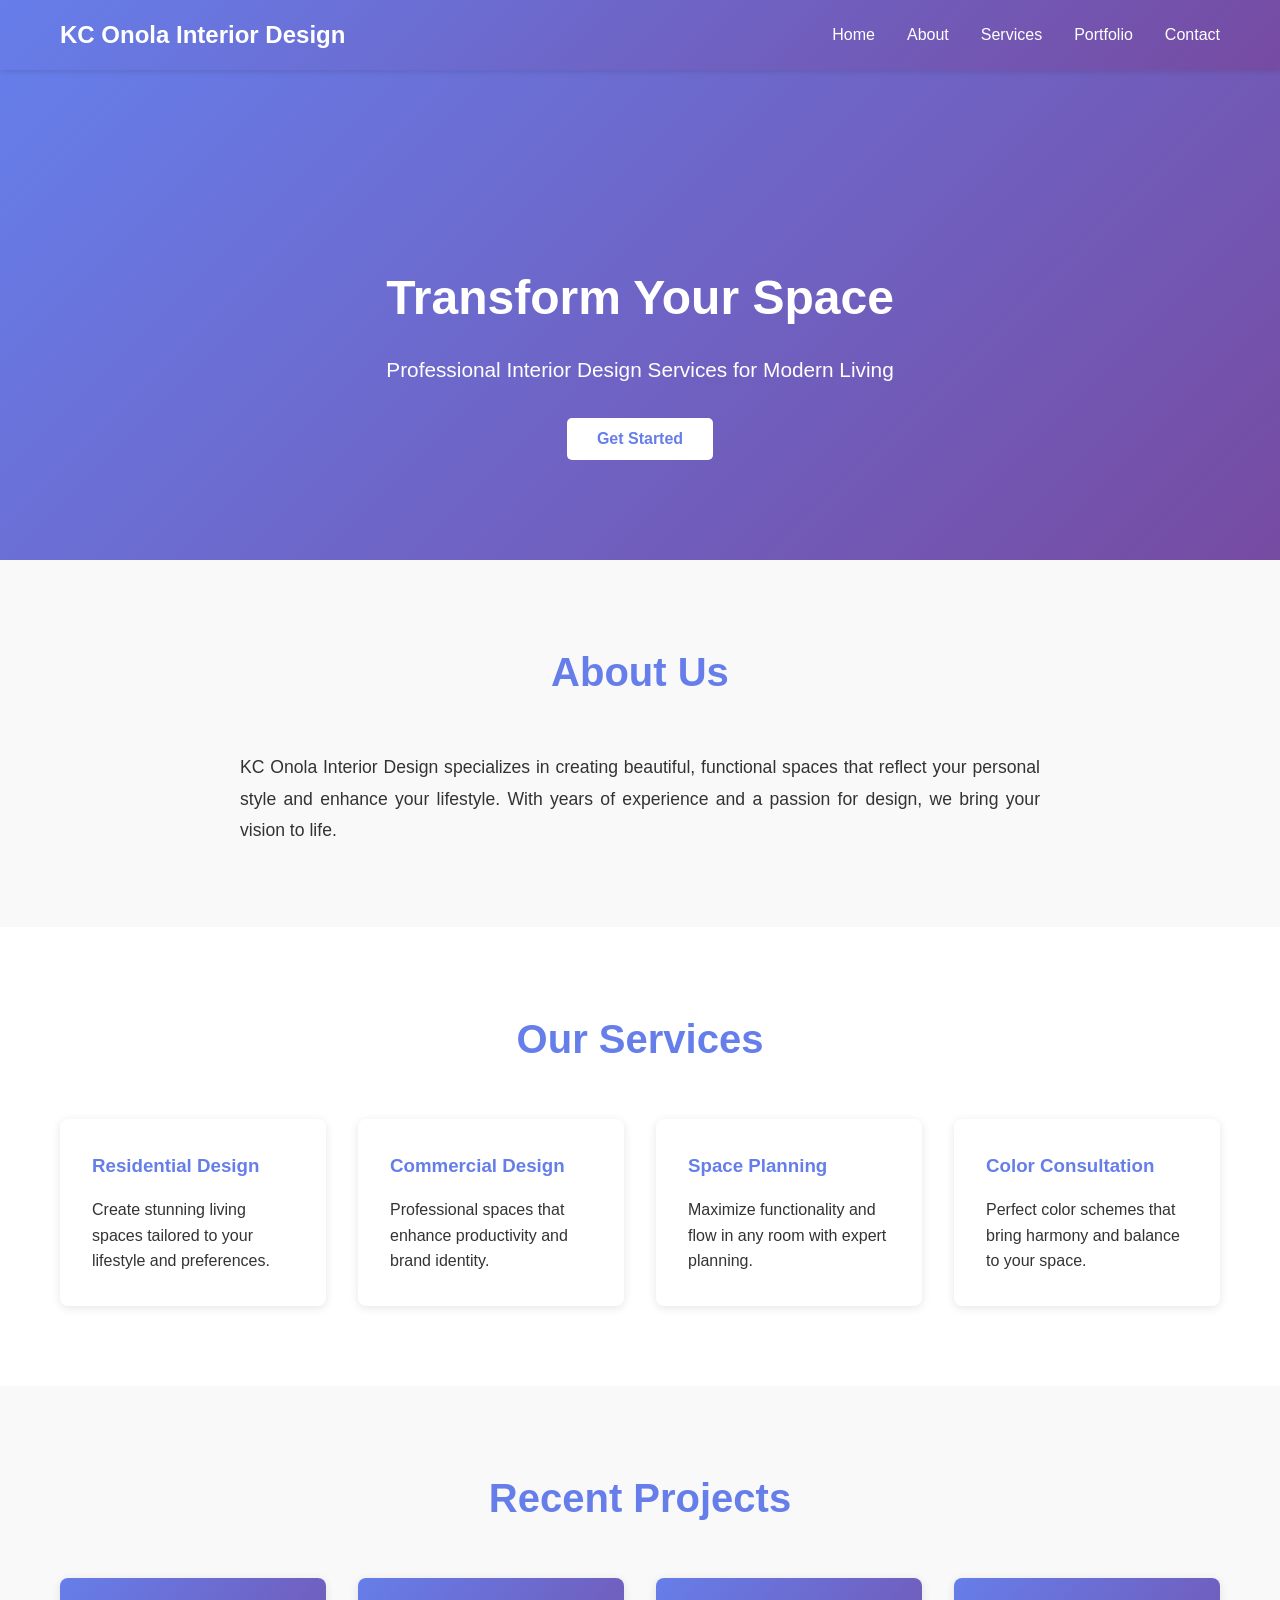
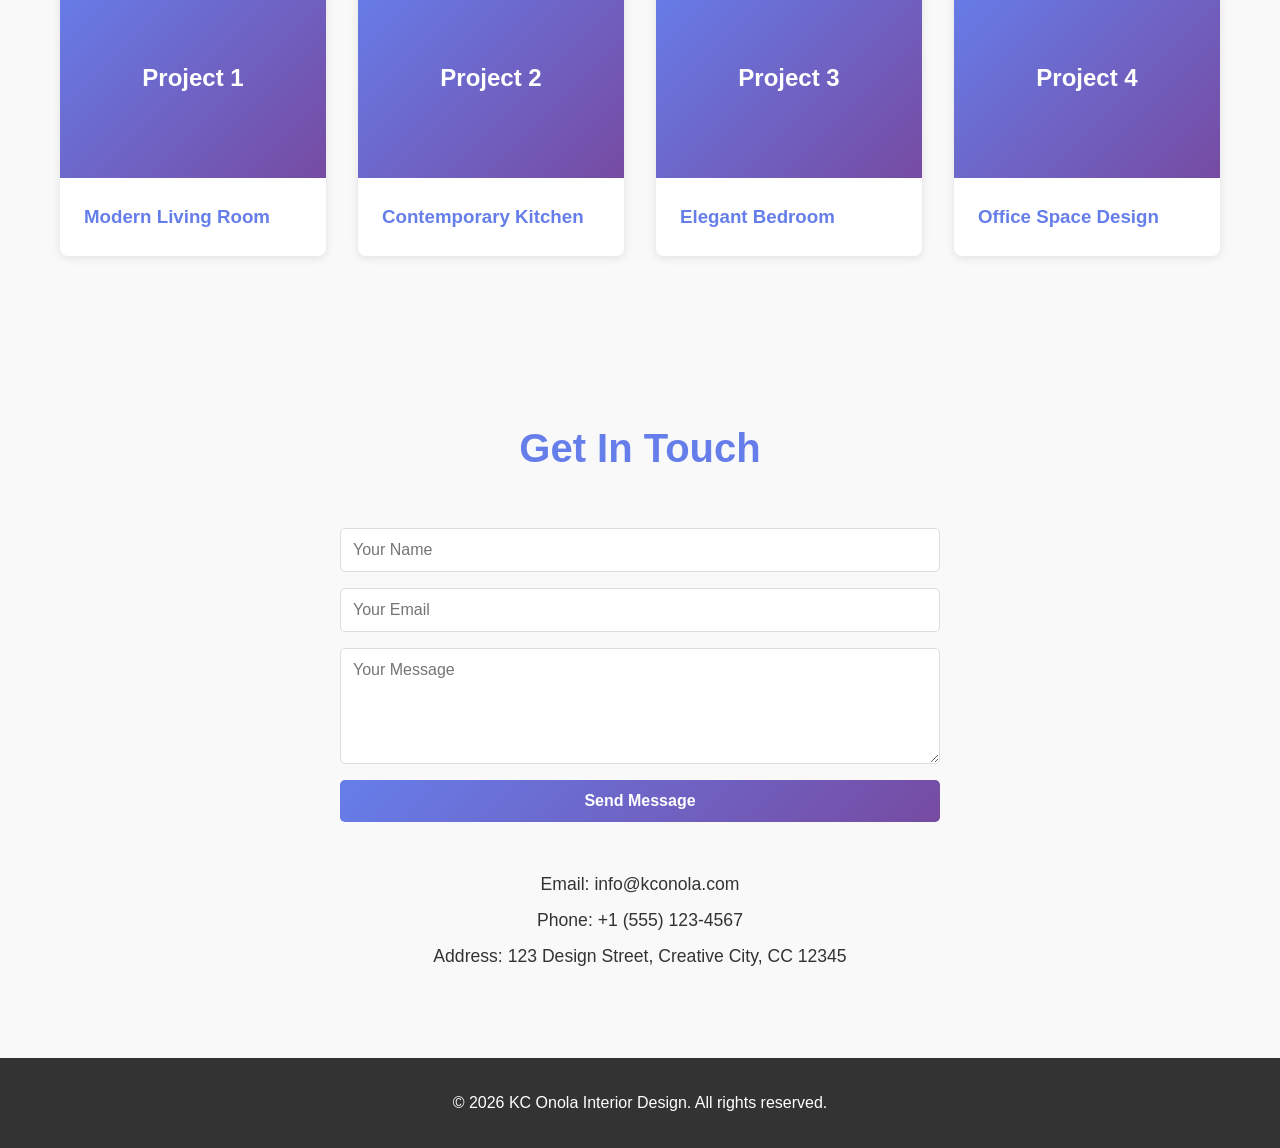
<file: index.html>
<!DOCTYPE html>
<html lang="en">
<head>
    <meta charset="UTF-8">
    <meta name="viewport" content="width=device-width, initial-scale=1.0">
    <title>KC Onola Interior Design - Professional Design Services</title>
    <link rel="stylesheet" href="style.css">
</head>
<body>
    <!-- Navigation -->
    <nav class="navbar">
        <div class="container">
            <div class="nav-brand">KC Onola Interior Design</div>
            <ul class="nav-menu">
                <li><a href="#home">Home</a></li>
                <li><a href="#about">About</a></li>
                <li><a href="#services">Services</a></li>
                <li><a href="#portfolio">Portfolio</a></li>
                <li><a href="#contact">Contact</a></li>
            </ul>
            <div class="hamburger">
                <span></span>
                <span></span>
                <span></span>
            </div>
        </div>
    </nav>

    <!-- Hero Section -->
    <section id="home" class="hero">
        <div class="hero-content">
            <h1>Transform Your Space</h1>
            <p>Professional Interior Design Services for Modern Living</p>
            <button class="cta-btn">Get Started</button>
        </div>
    </section>

    <!-- About Section -->
    <section id="about" class="about">
        <div class="container">
            <h2>About Us</h2>
            <p>KC Onola Interior Design specializes in creating beautiful, functional spaces that reflect your personal style and enhance your lifestyle. With years of experience and a passion for design, we bring your vision to life.</p>
        </div>
    </section>

    <!-- Services Section -->
    <section id="services" class="services">
        <div class="container">
            <h2>Our Services</h2>
            <div class="services-grid">
                <div class="service-card">
                    <h3>Residential Design</h3>
                    <p>Create stunning living spaces tailored to your lifestyle and preferences.</p>
                </div>
                <div class="service-card">
                    <h3>Commercial Design</h3>
                    <p>Professional spaces that enhance productivity and brand identity.</p>
                </div>
                <div class="service-card">
                    <h3>Space Planning</h3>
                    <p>Maximize functionality and flow in any room with expert planning.</p>
                </div>
                <div class="service-card">
                    <h3>Color Consultation</h3>
                    <p>Perfect color schemes that bring harmony and balance to your space.</p>
                </div>
            </div>
        </div>
    </section>

    <!-- Portfolio Section -->
    <section id="portfolio" class="portfolio">
        <div class="container">
            <h2>Recent Projects</h2>
            <div class="portfolio-grid">
                <div class="portfolio-item">
                    <div class="portfolio-placeholder">Project 1</div>
                    <h3>Modern Living Room</h3>
                </div>
                <div class="portfolio-item">
                    <div class="portfolio-placeholder">Project 2</div>
                    <h3>Contemporary Kitchen</h3>
                </div>
                <div class="portfolio-item">
                    <div class="portfolio-placeholder">Project 3</div>
                    <h3>Elegant Bedroom</h3>
                </div>
                <div class="portfolio-item">
                    <div class="portfolio-placeholder">Project 4</div>
                    <h3>Office Space Design</h3>
                </div>
            </div>
        </div>
    </section>

    <!-- Contact Section -->
    <section id="contact" class="contact">
        <div class="container">
            <h2>Get In Touch</h2>
            <form class="contact-form">
                <input type="text" placeholder="Your Name" required>
                <input type="email" placeholder="Your Email" required>
                <textarea placeholder="Your Message" rows="5" required></textarea>
                <button type="submit" class="submit-btn">Send Message</button>
            </form>
            <div class="contact-info">
                <p>Email: info@kconola.com</p>
                <p>Phone: +1 (555) 123-4567</p>
                <p>Address: 123 Design Street, Creative City, CC 12345</p>
            </div>
        </div>
    </section>

    <!-- Footer -->
    <footer class="footer">
        <div class="container">
            <p>&copy; 2026 KC Onola Interior Design. All rights reserved.</p>
        </div>
    </footer>

    <script src="script.js"></script>
</body>
</html>
</file>
<file: style.css>
* {
    margin: 0;
    padding: 0;
    box-sizing: border-box;
}

body {
    font-family: 'Segoe UI', Tahoma, Geneva, Verdana, sans-serif;
    line-height: 1.6;
    color: #333;
}

.container {
    max-width: 1200px;
    margin: 0 auto;
    padding: 0 20px;
}

/* Navigation */
.navbar {
    background: linear-gradient(135deg, #667eea 0%, #764ba2 100%);
    color: white;
    padding: 1rem 0;
    position: fixed;
    width: 100%;
    top: 0;
    z-index: 1000;
    box-shadow: 0 2px 5px rgba(0,0,0,0.1);
}

.navbar .container {
    display: flex;
    justify-content: space-between;
    align-items: center;
}

.nav-brand {
    font-size: 1.5rem;
    font-weight: bold;
}

.nav-menu {
    display: flex;
    list-style: none;
    gap: 2rem;
}

.nav-menu a {
    color: white;
    text-decoration: none;
    transition: opacity 0.3s;
}

.nav-menu a:hover {
    opacity: 0.7;
}

.hamburger {
    display: none;
    flex-direction: column;
    cursor: pointer;
}

.hamburger span {
    width: 25px;
    height: 3px;
    background: white;
    margin: 5px 0;
    transition: 0.3s;
}

/* Hero Section */
.hero {
    background: linear-gradient(135deg, #667eea 0%, #764ba2 100%);
    color: white;
    padding: 200px 20px 100px;
    text-align: center;
    margin-top: 60px;
}

.hero-content h1 {
    font-size: 3rem;
    margin-bottom: 1rem;
}

.hero-content p {
    font-size: 1.3rem;
    margin-bottom: 2rem;
}

.cta-btn {
    background: white;
    color: #667eea;
    padding: 12px 30px;
    border: none;
    border-radius: 5px;
    cursor: pointer;
    font-size: 1rem;
    font-weight: bold;
    transition: transform 0.3s;
}

.cta-btn:hover {
    transform: scale(1.05);
}

/* Sections */
section {
    padding: 80px 20px;
}

section h2 {
    text-align: center;
    font-size: 2.5rem;
    color: #667eea;
    margin-bottom: 3rem;
}

/* About Section */
.about {
    background: #f9f9f9;
}

.about p {
    font-size: 1.1rem;
    line-height: 1.8;
    text-align: justify;
    max-width: 800px;
    margin: 0 auto;
}

/* Services Section */
.services-grid {
    display: grid;
    grid-template-columns: repeat(auto-fit, minmax(250px, 1fr));
    gap: 2rem;
}

.service-card {
    background: white;
    padding: 2rem;
    border-radius: 8px;
    box-shadow: 0 2px 10px rgba(0,0,0,0.1);
    transition: transform 0.3s, box-shadow 0.3s;
}

.service-card:hover {
    transform: translateY(-5px);
    box-shadow: 0 5px 20px rgba(0,0,0,0.2);
}

.service-card h3 {
    color: #667eea;
    margin-bottom: 1rem;
}

/* Portfolio Section */
.portfolio {
    background: #f9f9f9;
}

.portfolio-grid {
    display: grid;
    grid-template-columns: repeat(auto-fit, minmax(250px, 1fr));
    gap: 2rem;
}

.portfolio-item {
    background: white;
    border-radius: 8px;
    overflow: hidden;
    box-shadow: 0 2px 10px rgba(0,0,0,0.1);
    transition: transform 0.3s;
}

.portfolio-item:hover {
    transform: scale(1.05);
}

.portfolio-placeholder {
    background: linear-gradient(135deg, #667eea 0%, #764ba2 100%);
    color: white;
    height: 200px;
    display: flex;
    align-items: center;
    justify-content: center;
    font-size: 1.5rem;
    font-weight: bold;
}

.portfolio-item h3 {
    color: #667eea;
    padding: 1.5rem;
}

/* Contact Section */
.contact {
    background: #f9f9f9;
}

.contact-form {
    max-width: 600px;
    margin: 0 auto 3rem;
    display: flex;
    flex-direction: column;
    gap: 1rem;
}

.contact-form input,
.contact-form textarea {
    padding: 12px;
    border: 1px solid #ddd;
    border-radius: 5px;
    font-size: 1rem;
    font-family: inherit;
}

.contact-form input:focus,
.contact-form textarea:focus {
    outline: none;
    border-color: #667eea;
    box-shadow: 0 0 5px rgba(102, 126, 234, 0.3);
}

.submit-btn {
    background: linear-gradient(135deg, #667eea 0%, #764ba2 100%);
    color: white;
    padding: 12px 30px;
    border: none;
    border-radius: 5px;
    cursor: pointer;
    font-size: 1rem;
    font-weight: bold;
    transition: opacity 0.3s;
}

.submit-btn:hover {
    opacity: 0.9;
}

.contact-info {
    text-align: center;
    max-width: 600px;
    margin: 0 auto;
}

.contact-info p {
    margin: 0.5rem 0;
    font-size: 1.1rem;
}

/* Footer */
.footer {
    background: #333;
    color: white;
    text-align: center;
    padding: 2rem 0;
}

/* Responsive */
@media (max-width: 768px) {
    .nav-menu {
        display: none;
    }

    .hamburger {
        display: flex;
    }

    .hero-content h1 {
        font-size: 2rem;
    }

    .hero {
        padding: 120px 20px 60px;
    }

    section h2 {
        font-size: 2rem;
    }

    .services-grid,
    .portfolio-grid {
        grid-template-columns: 1fr;
    }
}
</file>
